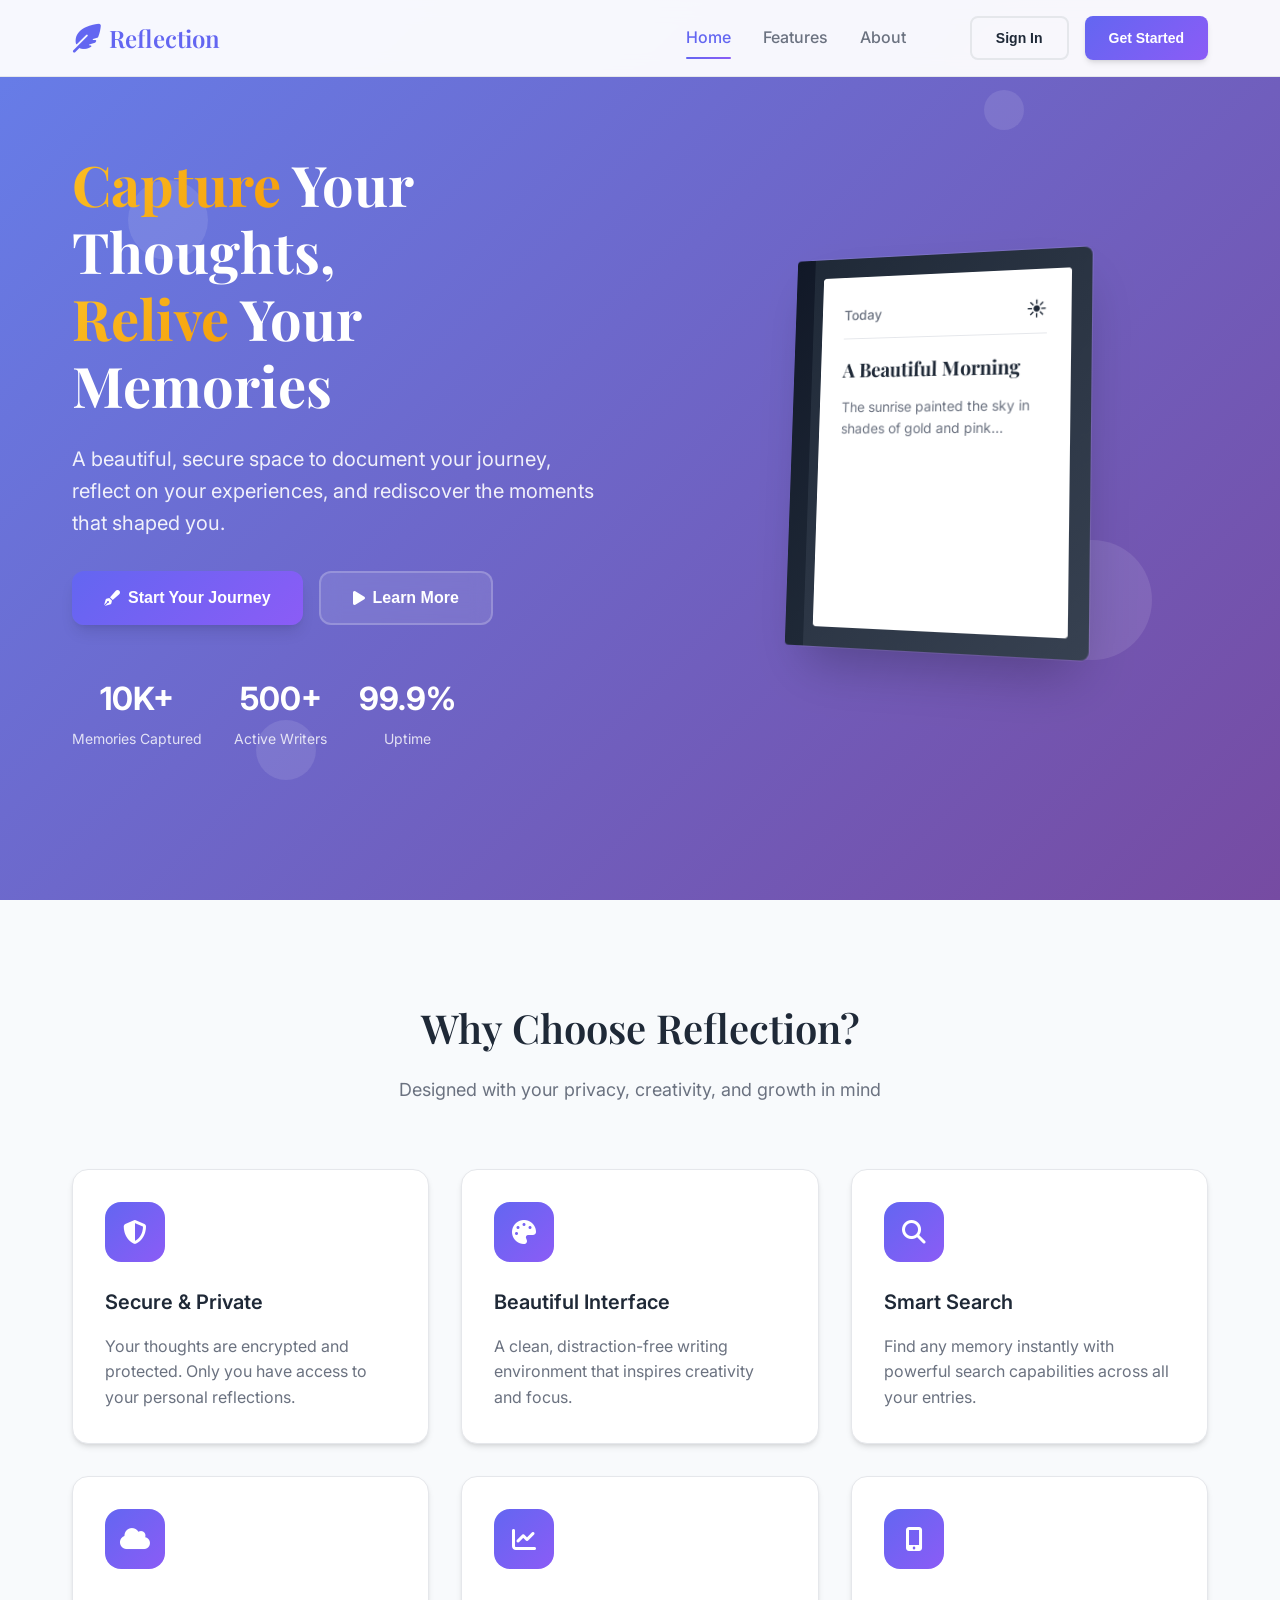
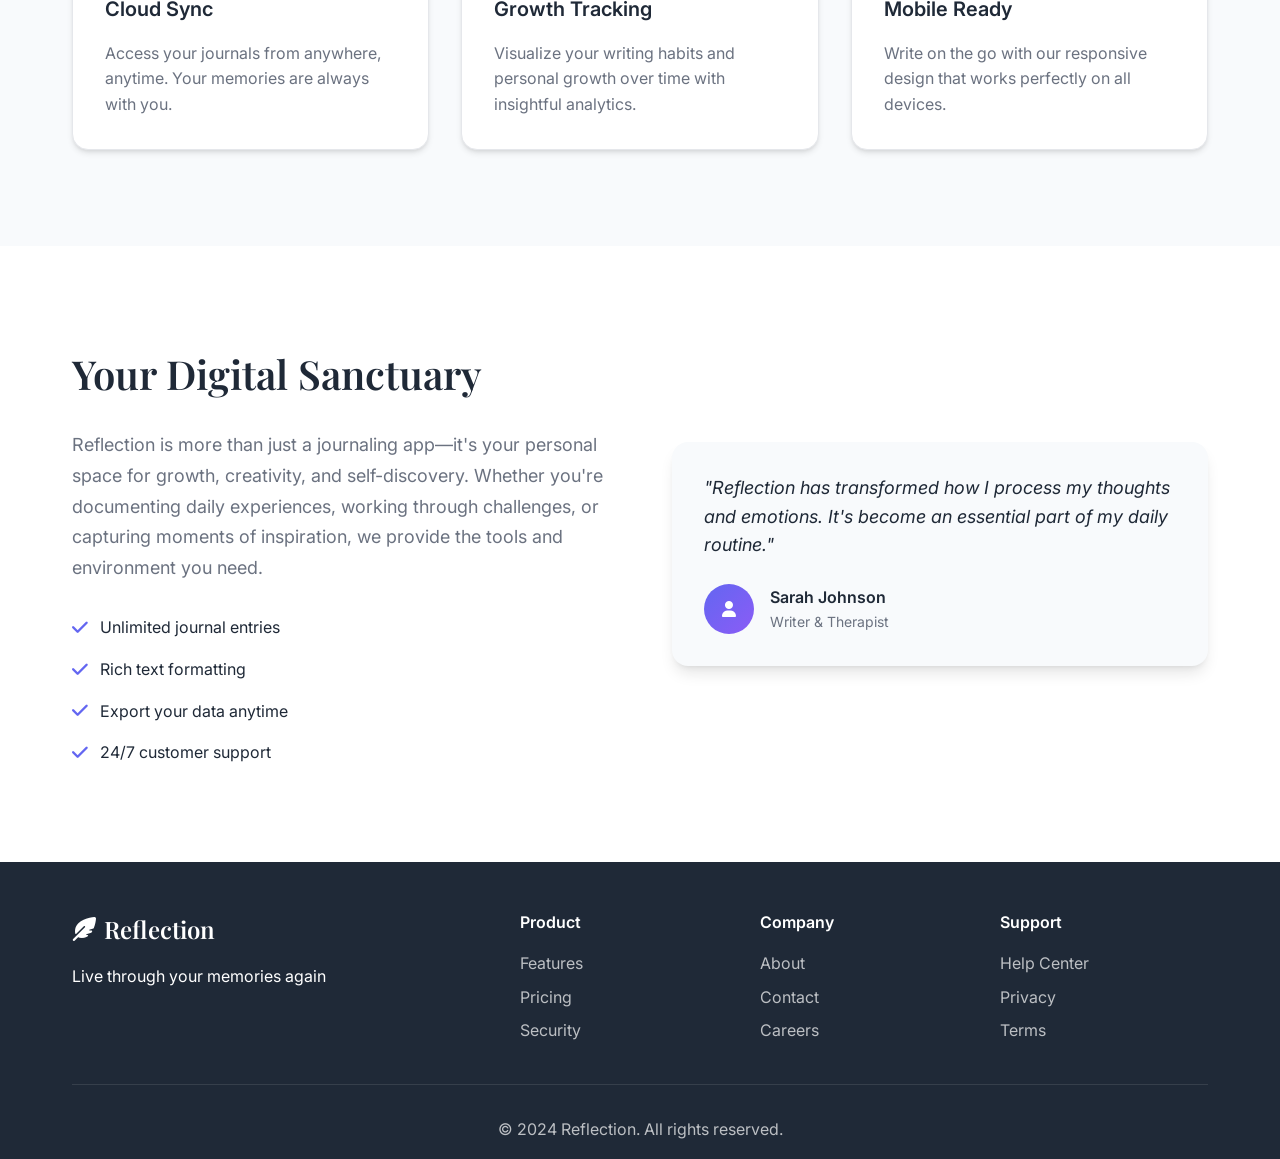
<file: src/main/resources/static/index.html>
<!DOCTYPE html>
<html lang="en">
<head>
    <meta charset="UTF-8">
    <meta name="viewport" content="width=device-width, initial-scale=1.0">
    <title>Reflection - Live Through Your Memories Again</title>
    <link rel="stylesheet" href="css/styles.css">
    <link href="https://fonts.googleapis.com/css2?family=Inter:wght@300;400;500;600;700&family=Playfair+Display:wght@400;500;600;700&display=swap" rel="stylesheet">
    <link rel="stylesheet" href="https://cdnjs.cloudflare.com/ajax/libs/font-awesome/6.4.0/css/all.min.css">
</head>
<body>
    <!-- Navigation -->
    <nav class="navbar">
        <div class="nav-container">
            <div class="nav-logo">
                <i class="fas fa-feather-alt"></i>
                <span>Reflection</span>
            </div>
            <div class="nav-menu">
                <a href="#home" class="nav-link active">Home</a>
                <a href="#features" class="nav-link">Features</a>
                <a href="#about" class="nav-link">About</a>
                <div class="nav-auth">
                    <button class="btn-secondary" onclick="showLogin()">Sign In</button>
                    <button class="btn-primary" onclick="showRegister()">Get Started</button>
                </div>
            </div>
            <div class="hamburger">
                <span></span>
                <span></span>
                <span></span>
            </div>
        </div>
    </nav>

    <!-- Hero Section -->
    <section id="home" class="hero">
        <div class="hero-background">
            <div class="floating-elements">
                <div class="floating-element"></div>
                <div class="floating-element"></div>
                <div class="floating-element"></div>
                <div class="floating-element"></div>
                <div class="floating-element"></div>
            </div>
        </div>
        <div class="hero-content">
            <div class="hero-text">
                <h1 class="hero-title">
                    <span class="gradient-text">Capture</span> Your Thoughts,<br>
                    <span class="gradient-text">Relive</span> Your Memories
                </h1>
                <p class="hero-subtitle">
                    A beautiful, secure space to document your journey, reflect on your experiences, 
                    and rediscover the moments that shaped you.
                </p>
                <div class="hero-buttons">
                    <button class="btn-hero-primary" onclick="showRegister()">
                        <i class="fas fa-pen-fancy"></i>
                        Start Your Journey
                    </button>
                    <button class="btn-hero-secondary" onclick="scrollToFeatures()">
                        <i class="fas fa-play"></i>
                        Learn More
                    </button>
                </div>
                <div class="hero-stats">
                    <div class="stat">
                        <div class="stat-number">10K+</div>
                        <div class="stat-label">Memories Captured</div>
                    </div>
                    <div class="stat">
                        <div class="stat-number">500+</div>
                        <div class="stat-label">Active Writers</div>
                    </div>
                    <div class="stat">
                        <div class="stat-number">99.9%</div>
                        <div class="stat-label">Uptime</div>
                    </div>
                </div>
            </div>
            <div class="hero-visual">
                <div class="journal-mockup">
                    <div class="journal-cover">
                        <div class="journal-spine"></div>
                        <div class="journal-pages">
                            <div class="page active">
                                <div class="page-header">
                                    <div class="page-date">Today</div>
                                    <div class="page-weather">☀️</div>
                                </div>
                                <div class="page-content">
                                    <h3>A Beautiful Morning</h3>
                                    <p>The sunrise painted the sky in shades of gold and pink...</p>
                                </div>
                            </div>
                            <div class="page">
                                <div class="page-content">
                                    <h3>Reflections on Growth</h3>
                                    <p>Looking back, I realize how much I've changed...</p>
                                </div>
                            </div>
                        </div>
                    </div>
                </div>
            </div>
        </div>
    </section>

    <!-- Features Section -->
    <section id="features" class="features">
        <div class="container">
            <div class="section-header">
                <h2>Why Choose Reflection?</h2>
                <p>Designed with your privacy, creativity, and growth in mind</p>
            </div>
            <div class="features-grid">
                <div class="feature-card">
                    <div class="feature-icon">
                        <i class="fas fa-shield-alt"></i>
                    </div>
                    <h3>Secure & Private</h3>
                    <p>Your thoughts are encrypted and protected. Only you have access to your personal reflections.</p>
                </div>
                <div class="feature-card">
                    <div class="feature-icon">
                        <i class="fas fa-palette"></i>
                    </div>
                    <h3>Beautiful Interface</h3>
                    <p>A clean, distraction-free writing environment that inspires creativity and focus.</p>
                </div>
                <div class="feature-card">
                    <div class="feature-icon">
                        <i class="fas fa-search"></i>
                    </div>
                    <h3>Smart Search</h3>
                    <p>Find any memory instantly with powerful search capabilities across all your entries.</p>
                </div>
                <div class="feature-card">
                    <div class="feature-icon">
                        <i class="fas fa-cloud"></i>
                    </div>
                    <h3>Cloud Sync</h3>
                    <p>Access your journals from anywhere, anytime. Your memories are always with you.</p>
                </div>
                <div class="feature-card">
                    <div class="feature-icon">
                        <i class="fas fa-chart-line"></i>
                    </div>
                    <h3>Growth Tracking</h3>
                    <p>Visualize your writing habits and personal growth over time with insightful analytics.</p>
                </div>
                <div class="feature-card">
                    <div class="feature-icon">
                        <i class="fas fa-mobile-alt"></i>
                    </div>
                    <h3>Mobile Ready</h3>
                    <p>Write on the go with our responsive design that works perfectly on all devices.</p>
                </div>
            </div>
        </div>
    </section>

    <!-- About Section -->
    <section id="about" class="about">
        <div class="container">
            <div class="about-content">
                <div class="about-text">
                    <h2>Your Digital Sanctuary</h2>
                    <p>Reflection is more than just a journaling app—it's your personal space for growth, creativity, and self-discovery. Whether you're documenting daily experiences, working through challenges, or capturing moments of inspiration, we provide the tools and environment you need.</p>
                    <div class="about-features">
                        <div class="about-feature">
                            <i class="fas fa-check"></i>
                            <span>Unlimited journal entries</span>
                        </div>
                        <div class="about-feature">
                            <i class="fas fa-check"></i>
                            <span>Rich text formatting</span>
                        </div>
                        <div class="about-feature">
                            <i class="fas fa-check"></i>
                            <span>Export your data anytime</span>
                        </div>
                        <div class="about-feature">
                            <i class="fas fa-check"></i>
                            <span>24/7 customer support</span>
                        </div>
                    </div>
                </div>
                <div class="about-visual">
                    <div class="testimonial-card">
                        <div class="testimonial-content">
                            <p>"Reflection has transformed how I process my thoughts and emotions. It's become an essential part of my daily routine."</p>
                        </div>
                        <div class="testimonial-author">
                            <div class="author-avatar">
                                <i class="fas fa-user"></i>
                            </div>
                            <div class="author-info">
                                <div class="author-name">Sarah Johnson</div>
                                <div class="author-title">Writer & Therapist</div>
                            </div>
                        </div>
                    </div>
                </div>
            </div>
        </div>
    </section>

    <!-- Footer -->
    <footer class="footer">
        <div class="container">
            <div class="footer-content">
                <div class="footer-section">
                    <div class="footer-logo">
                        <i class="fas fa-feather-alt"></i>
                        <span>Reflection</span>
                    </div>
                    <p>Live through your memories again</p>
                </div>
                <div class="footer-section">
                    <h4>Product</h4>
                    <a href="#features">Features</a>
                    <a href="#pricing">Pricing</a>
                    <a href="#security">Security</a>
                </div>
                <div class="footer-section">
                    <h4>Company</h4>
                    <a href="#about">About</a>
                    <a href="#contact">Contact</a>
                    <a href="#careers">Careers</a>
                </div>
                <div class="footer-section">
                    <h4>Support</h4>
                    <a href="#help">Help Center</a>
                    <a href="#privacy">Privacy</a>
                    <a href="#terms">Terms</a>
                </div>
            </div>
            <div class="footer-bottom">
                <p>&copy; 2024 Reflection. All rights reserved.</p>
            </div>
        </div>
    </footer>

    <!-- Auth Modals -->
    <div id="authModal" class="modal">
        <div class="modal-content">
            <span class="close">&times;</span>
            <div id="loginForm" class="auth-form">
                <h2>Welcome Back</h2>
                <p>Sign in to continue your journey</p>
                <form>
                    <div class="form-group">
                        <label for="loginUsername">Username</label>
                        <input type="text" id="loginUsername" required>
                    </div>
                    <div class="form-group">
                        <label for="loginPassword">Password</label>
                        <input type="password" id="loginPassword" required>
                    </div>
                    <button type="submit" class="btn-form">Sign In</button>
                </form>
                <p class="auth-switch">Don't have an account? <a href="#" onclick="switchToRegister()">Sign up</a></p>
            </div>
            <div id="registerForm" class="auth-form" style="display: none;">
                <h2>Start Your Journey</h2>
                <p>Create your account to begin reflecting</p>
                <form>
                    <div class="form-group">
                        <label for="registerUsername">Username</label>
                        <input type="text" id="registerUsername" required>
                    </div>
                    <div class="form-group">
                        <label for="registerPassword">Password</label>
                        <input type="password" id="registerPassword" required>
                    </div>
                    <div class="form-group">
                        <label for="confirmPassword">Confirm Password</label>
                        <input type="password" id="confirmPassword" required>
                    </div>
                    <button type="submit" class="btn-form">Create Account</button>
                </form>
                <p class="auth-switch">Already have an account? <a href="#" onclick="switchToLogin()">Sign in</a></p>
            </div>
        </div>
    </div>

    <script src="js/main.js"></script>
</body>
</html>
</file>
<file: src/main/resources/static/css/styles.css>
/* Reset and Base Styles */
* {
    margin: 0;
    padding: 0;
    box-sizing: border-box;
}

:root {
    --primary-color: #6366f1;
    --primary-dark: #4f46e5;
    --secondary-color: #8b5cf6;
    --accent-color: #06b6d4;
    --text-primary: #1f2937;
    --text-secondary: #6b7280;
    --text-light: #9ca3af;
    --background: #ffffff;
    --background-secondary: #f8fafc;
    --background-tertiary: #f1f5f9;
    --border-color: #e5e7eb;
    --shadow-sm: 0 1px 2px 0 rgb(0 0 0 / 0.05);
    --shadow-md: 0 4px 6px -1px rgb(0 0 0 / 0.1), 0 2px 4px -2px rgb(0 0 0 / 0.1);
    --shadow-lg: 0 10px 15px -3px rgb(0 0 0 / 0.1), 0 4px 6px -4px rgb(0 0 0 / 0.1);
    --shadow-xl: 0 20px 25px -5px rgb(0 0 0 / 0.1), 0 8px 10px -6px rgb(0 0 0 / 0.1);
    --gradient-primary: linear-gradient(135deg, #6366f1 0%, #8b5cf6 100%);
    --gradient-secondary: linear-gradient(135deg, #06b6d4 0%, #3b82f6 100%);
    --gradient-hero: linear-gradient(135deg, #667eea 0%, #764ba2 100%);
}

body {
    font-family: 'Inter', sans-serif;
    line-height: 1.6;
    color: var(--text-primary);
    background: var(--background);
    overflow-x: hidden;
}

.container {
    max-width: 1200px;
    margin: 0 auto;
    padding: 0 2rem;
}

/* Navigation */
.navbar {
    position: fixed;
    top: 0;
    left: 0;
    right: 0;
    background: rgba(255, 255, 255, 0.95);
    backdrop-filter: blur(10px);
    z-index: 1000;
    padding: 1rem 0;
    border-bottom: 1px solid var(--border-color);
    transition: all 0.3s ease;
}

.nav-container {
    max-width: 1200px;
    margin: 0 auto;
    padding: 0 2rem;
    display: flex;
    justify-content: space-between;
    align-items: center;
}

.nav-logo {
    display: flex;
    align-items: center;
    gap: 0.5rem;
    font-family: 'Playfair Display', serif;
    font-size: 1.5rem;
    font-weight: 600;
    color: var(--primary-color);
}

.nav-logo i {
    font-size: 1.8rem;
}

.nav-menu {
    display: flex;
    align-items: center;
    gap: 2rem;
}

.nav-link {
    text-decoration: none;
    color: var(--text-secondary);
    font-weight: 500;
    transition: color 0.3s ease;
    position: relative;
}

.nav-link:hover,
.nav-link.active {
    color: var(--primary-color);
}

.nav-link.active::after {
    content: '';
    position: absolute;
    bottom: -0.5rem;
    left: 0;
    right: 0;
    height: 2px;
    background: var(--gradient-primary);
    border-radius: 1px;
}

.nav-auth {
    display: flex;
    gap: 1rem;
    margin-left: 2rem;
}

.hamburger {
    display: none;
    flex-direction: column;
    cursor: pointer;
    gap: 0.25rem;
}

.hamburger span {
    width: 25px;
    height: 3px;
    background: var(--text-primary);
    transition: 0.3s;
    border-radius: 2px;
}

/* Buttons */
.btn-primary,
.btn-secondary,
.btn-hero-primary,
.btn-hero-secondary,
.btn-form {
    padding: 0.75rem 1.5rem;
    border: none;
    border-radius: 0.5rem;
    font-weight: 600;
    cursor: pointer;
    transition: all 0.3s ease;
    text-decoration: none;
    display: inline-flex;
    align-items: center;
    gap: 0.5rem;
    font-size: 0.875rem;
}

.btn-primary {
    background: var(--gradient-primary);
    color: white;
    box-shadow: var(--shadow-md);
}

.btn-primary:hover {
    transform: translateY(-2px);
    box-shadow: var(--shadow-lg);
}

.btn-secondary {
    background: transparent;
    color: var(--text-primary);
    border: 2px solid var(--border-color);
}

.btn-secondary:hover {
    border-color: var(--primary-color);
    color: var(--primary-color);
}

.btn-hero-primary {
    background: var(--gradient-primary);
    color: white;
    padding: 1rem 2rem;
    font-size: 1rem;
    border-radius: 0.75rem;
    box-shadow: var(--shadow-lg);
}

.btn-hero-primary:hover {
    transform: translateY(-3px);
    box-shadow: var(--shadow-xl);
}

.btn-hero-secondary {
    background: rgba(255, 255, 255, 0.1);
    color: white;
    border: 2px solid rgba(255, 255, 255, 0.2);
    padding: 1rem 2rem;
    font-size: 1rem;
    border-radius: 0.75rem;
    backdrop-filter: blur(10px);
}

.btn-hero-secondary:hover {
    background: rgba(255, 255, 255, 0.2);
    border-color: rgba(255, 255, 255, 0.3);
}

/* Hero Section */
.hero {
    min-height: 100vh;
    display: flex;
    align-items: center;
    position: relative;
    background: var(--gradient-hero);
    overflow: hidden;
}

.hero-background {
    position: absolute;
    top: 0;
    left: 0;
    right: 0;
    bottom: 0;
    z-index: 1;
}

.floating-elements {
    position: absolute;
    width: 100%;
    height: 100%;
}

.floating-element {
    position: absolute;
    background: rgba(255, 255, 255, 0.1);
    border-radius: 50%;
    animation: float 6s ease-in-out infinite;
}

.floating-element:nth-child(1) {
    width: 80px;
    height: 80px;
    top: 20%;
    left: 10%;
    animation-delay: 0s;
}

.floating-element:nth-child(2) {
    width: 120px;
    height: 120px;
    top: 60%;
    right: 10%;
    animation-delay: 2s;
}

.floating-element:nth-child(3) {
    width: 60px;
    height: 60px;
    top: 80%;
    left: 20%;
    animation-delay: 4s;
}

.floating-element:nth-child(4) {
    width: 100px;
    height: 100px;
    top: 30%;
    right: 30%;
    animation-delay: 1s;
}

.floating-element:nth-child(5) {
    width: 40px;
    height: 40px;
    top: 10%;
    right: 20%;
    animation-delay: 3s;
}

@keyframes float {
    0%, 100% { transform: translateY(0px) rotate(0deg); }
    50% { transform: translateY(-20px) rotate(180deg); }
}

.hero-content {
    position: relative;
    z-index: 2;
    max-width: 1200px;
    margin: 0 auto;
    padding: 0 2rem;
    display: grid;
    grid-template-columns: 1fr 1fr;
    gap: 4rem;
    align-items: center;
}

.hero-text {
    color: white;
}

.hero-title {
    font-family: 'Playfair Display', serif;
    font-size: 3.5rem;
    font-weight: 700;
    line-height: 1.2;
    margin-bottom: 1.5rem;
}

.gradient-text {
    background: linear-gradient(135deg, #fbbf24 0%, #f59e0b 100%);
    -webkit-background-clip: text;
    -webkit-text-fill-color: transparent;
    background-clip: text;
}

.hero-subtitle {
    font-size: 1.25rem;
    line-height: 1.6;
    margin-bottom: 2rem;
    opacity: 0.9;
}

.hero-buttons {
    display: flex;
    gap: 1rem;
    margin-bottom: 3rem;
}

.hero-stats {
    display: flex;
    gap: 2rem;
}

.stat {
    text-align: center;
}

.stat-number {
    font-size: 2rem;
    font-weight: 700;
    margin-bottom: 0.25rem;
}

.stat-label {
    font-size: 0.875rem;
    opacity: 0.8;
}

/* Journal Mockup */
.hero-visual {
    display: flex;
    justify-content: center;
    align-items: center;
}

.journal-mockup {
    perspective: 1000px;
    transform-style: preserve-3d;
}

.journal-cover {
    width: 300px;
    height: 400px;
    background: linear-gradient(135deg, #1f2937 0%, #374151 100%);
    border-radius: 0.5rem;
    position: relative;
    transform: rotateY(-15deg) rotateX(5deg);
    box-shadow: 
        0 25px 50px -12px rgba(0, 0, 0, 0.25),
        0 0 0 1px rgba(255, 255, 255, 0.1);
    animation: journalFloat 4s ease-in-out infinite;
}

@keyframes journalFloat {
    0%, 100% { transform: rotateY(-15deg) rotateX(5deg) translateY(0px); }
    50% { transform: rotateY(-15deg) rotateX(5deg) translateY(-10px); }
}

.journal-spine {
    position: absolute;
    left: -10px;
    top: 0;
    bottom: 0;
    width: 20px;
    background: linear-gradient(135deg, #111827 0%, #1f2937 100%);
    border-radius: 0.25rem 0 0 0.25rem;
}

.journal-pages {
    position: absolute;
    top: 20px;
    left: 20px;
    right: 20px;
    bottom: 20px;
    background: white;
    border-radius: 0.25rem;
    overflow: hidden;
    box-shadow: inset 0 0 0 1px rgba(0, 0, 0, 0.1);
}

.page {
    position: absolute;
    top: 0;
    left: 0;
    right: 0;
    bottom: 0;
    padding: 1.5rem;
    background: white;
    opacity: 0;
    transition: opacity 0.5s ease;
}

.page.active {
    opacity: 1;
}

.page-header {
    display: flex;
    justify-content: space-between;
    align-items: center;
    margin-bottom: 1rem;
    padding-bottom: 0.5rem;
    border-bottom: 1px solid var(--border-color);
}

.page-date {
    font-size: 0.875rem;
    color: var(--text-secondary);
    font-weight: 500;
}

.page-weather {
    font-size: 1.25rem;
}

.page-content h3 {
    font-family: 'Playfair Display', serif;
    font-size: 1.25rem;
    margin-bottom: 0.75rem;
    color: var(--text-primary);
}

.page-content p {
    font-size: 0.875rem;
    line-height: 1.6;
    color: var(--text-secondary);
}

/* Features Section */
.features {
    padding: 6rem 0;
    background: var(--background-secondary);
}

.section-header {
    text-align: center;
    margin-bottom: 4rem;
}

.section-header h2 {
    font-family: 'Playfair Display', serif;
    font-size: 2.5rem;
    font-weight: 600;
    margin-bottom: 1rem;
    color: var(--text-primary);
}

.section-header p {
    font-size: 1.125rem;
    color: var(--text-secondary);
}

.features-grid {
    display: grid;
    grid-template-columns: repeat(auto-fit, minmax(300px, 1fr));
    gap: 2rem;
}

.feature-card {
    background: white;
    padding: 2rem;
    border-radius: 1rem;
    box-shadow: var(--shadow-md);
    transition: all 0.3s ease;
    border: 1px solid var(--border-color);
}

.feature-card:hover {
    transform: translateY(-5px);
    box-shadow: var(--shadow-xl);
}

.feature-icon {
    width: 60px;
    height: 60px;
    background: var(--gradient-primary);
    border-radius: 1rem;
    display: flex;
    align-items: center;
    justify-content: center;
    margin-bottom: 1.5rem;
}

.feature-icon i {
    font-size: 1.5rem;
    color: white;
}

.feature-card h3 {
    font-size: 1.25rem;
    font-weight: 600;
    margin-bottom: 1rem;
    color: var(--text-primary);
}

.feature-card p {
    color: var(--text-secondary);
    line-height: 1.6;
}

/* About Section */
.about {
    padding: 6rem 0;
    background: white;
}

.about-content {
    display: grid;
    grid-template-columns: 1fr 1fr;
    gap: 4rem;
    align-items: center;
}

.about-text h2 {
    font-family: 'Playfair Display', serif;
    font-size: 2.5rem;
    font-weight: 600;
    margin-bottom: 1.5rem;
    color: var(--text-primary);
}

.about-text p {
    font-size: 1.125rem;
    line-height: 1.7;
    color: var(--text-secondary);
    margin-bottom: 2rem;
}

.about-features {
    display: flex;
    flex-direction: column;
    gap: 1rem;
}

.about-feature {
    display: flex;
    align-items: center;
    gap: 0.75rem;
}

.about-feature i {
    color: var(--primary-color);
    font-size: 1.125rem;
}

.testimonial-card {
    background: var(--background-secondary);
    padding: 2rem;
    border-radius: 1rem;
    box-shadow: var(--shadow-lg);
}

.testimonial-content {
    margin-bottom: 1.5rem;
}

.testimonial-content p {
    font-style: italic;
    font-size: 1.125rem;
    line-height: 1.6;
    color: var(--text-primary);
}

.testimonial-author {
    display: flex;
    align-items: center;
    gap: 1rem;
}

.author-avatar {
    width: 50px;
    height: 50px;
    background: var(--gradient-primary);
    border-radius: 50%;
    display: flex;
    align-items: center;
    justify-content: center;
    color: white;
}

.author-name {
    font-weight: 600;
    color: var(--text-primary);
}

.author-title {
    font-size: 0.875rem;
    color: var(--text-secondary);
}

/* Footer */
.footer {
    background: var(--text-primary);
    color: white;
    padding: 3rem 0 1rem;
}

.footer-content {
    display: grid;
    grid-template-columns: 2fr 1fr 1fr 1fr;
    gap: 2rem;
    margin-bottom: 2rem;
}

.footer-logo {
    display: flex;
    align-items: center;
    gap: 0.5rem;
    font-family: 'Playfair Display', serif;
    font-size: 1.5rem;
    font-weight: 600;
    margin-bottom: 1rem;
}

.footer-section h4 {
    font-weight: 600;
    margin-bottom: 1rem;
}

.footer-section a {
    display: block;
    color: rgba(255, 255, 255, 0.7);
    text-decoration: none;
    margin-bottom: 0.5rem;
    transition: color 0.3s ease;
}

.footer-section a:hover {
    color: white;
}

.footer-bottom {
    text-align: center;
    padding-top: 2rem;
    border-top: 1px solid rgba(255, 255, 255, 0.1);
    color: rgba(255, 255, 255, 0.7);
}

/* Modal Styles */
.modal {
    display: none;
    position: fixed;
    z-index: 2000;
    left: 0;
    top: 0;
    width: 100%;
    height: 100%;
    background-color: rgba(0, 0, 0, 0.5);
    backdrop-filter: blur(5px);
}

.modal-content {
    background-color: white;
    margin: 5% auto;
    padding: 0;
    border-radius: 1rem;
    width: 90%;
    max-width: 400px;
    position: relative;
    box-shadow: var(--shadow-xl);
    animation: modalSlideIn 0.3s ease;
}

@keyframes modalSlideIn {
    from { transform: translateY(-50px); opacity: 0; }
    to { transform: translateY(0); opacity: 1; }
}

.close {
    position: absolute;
    right: 1rem;
    top: 1rem;
    font-size: 1.5rem;
    font-weight: bold;
    cursor: pointer;
    color: var(--text-secondary);
    z-index: 1;
}

.close:hover {
    color: var(--text-primary);
}

.auth-form {
    padding: 2rem;
}

.auth-form h2 {
    font-family: 'Playfair Display', serif;
    font-size: 1.75rem;
    font-weight: 600;
    margin-bottom: 0.5rem;
    text-align: center;
}

.auth-form > p {
    text-align: center;
    color: var(--text-secondary);
    margin-bottom: 2rem;
}

.form-group {
    margin-bottom: 1.5rem;
}

.form-group label {
    display: block;
    margin-bottom: 0.5rem;
    font-weight: 500;
    color: var(--text-primary);
}

.form-group input {
    width: 100%;
    padding: 0.75rem;
    border: 2px solid var(--border-color);
    border-radius: 0.5rem;
    font-size: 1rem;
    transition: border-color 0.3s ease;
}

.form-group input:focus {
    outline: none;
    border-color: var(--primary-color);
}

.btn-form {
    width: 100%;
    background: var(--gradient-primary);
    color: white;
    padding: 0.875rem;
    font-size: 1rem;
    margin-bottom: 1rem;
}

.auth-switch {
    text-align: center;
    color: var(--text-secondary);
}

.auth-switch a {
    color: var(--primary-color);
    text-decoration: none;
    font-weight: 500;
}

.auth-switch a:hover {
    text-decoration: underline;
}

/* Responsive Design */
@media (max-width: 768px) {
    .nav-menu {
        display: none;
    }
    
    .hamburger {
        display: flex;
    }
    
    .hero-content {
        grid-template-columns: 1fr;
        text-align: center;
        gap: 2rem;
    }
    
    .hero-title {
        font-size: 2.5rem;
    }
    
    .hero-buttons {
        flex-direction: column;
        align-items: center;
    }
    
    .hero-stats {
        justify-content: center;
    }
    
    .about-content {
        grid-template-columns: 1fr;
        gap: 2rem;
    }
    
    .footer-content {
        grid-template-columns: 1fr;
        text-align: center;
    }
    
    .container {
        padding: 0 1rem;
    }
    
    .nav-container {
        padding: 0 1rem;
    }
}

@media (max-width: 480px) {
    .hero-title {
        font-size: 2rem;
    }
    
    .hero-subtitle {
        font-size: 1rem;
    }
    
    .section-header h2 {
        font-size: 2rem;
    }
    
    .features-grid {
        grid-template-columns: 1fr;
    }
    
    .hero-stats {
        flex-direction: column;
        gap: 1rem;
    }
}
</file>
